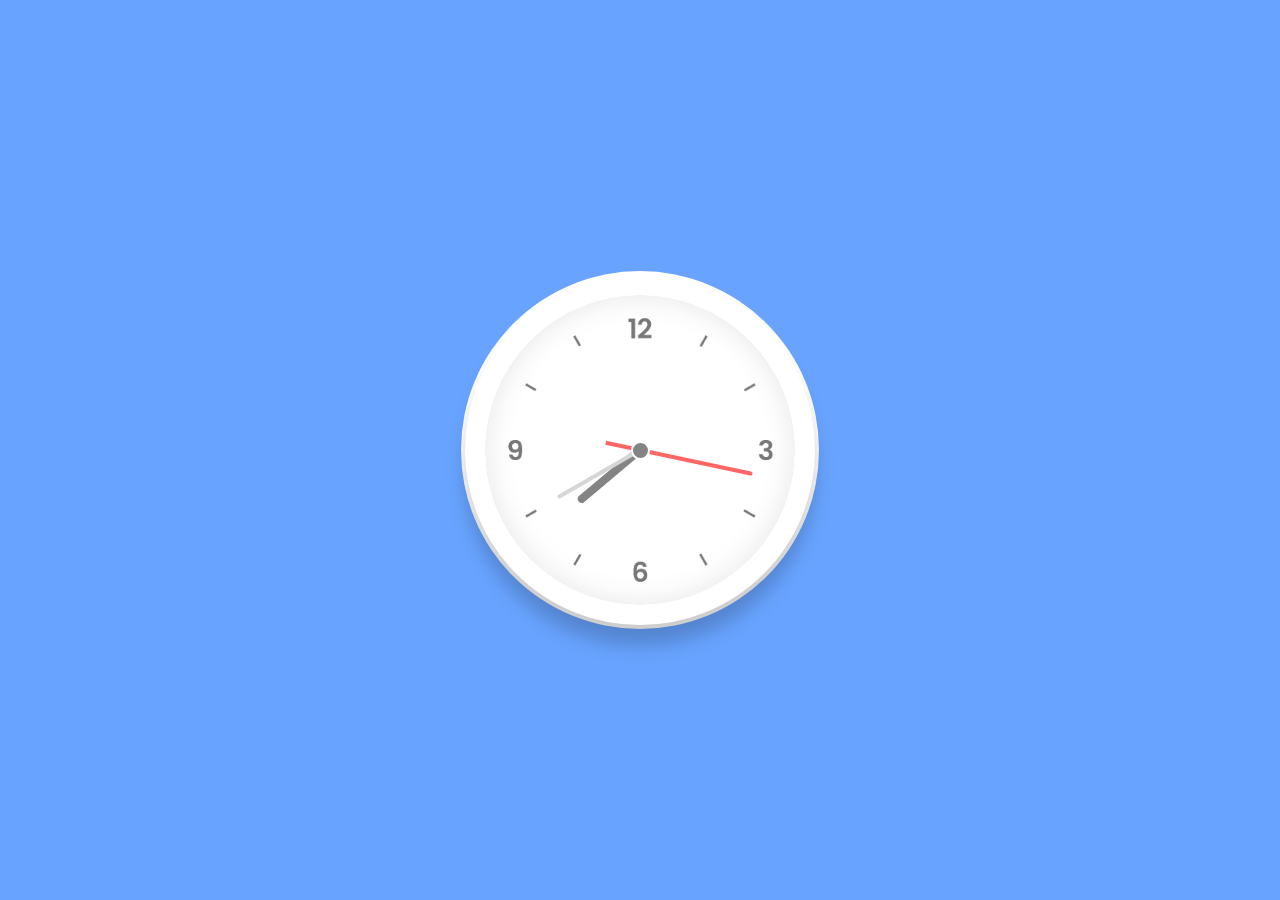
<file: HTML&CSS&Javascript/Analog Clock/index.html>
<!DOCTYPE html>
<html lang="en">
<head>
    <meta charset="UTF-8">
    <meta name="viewport" content="width=device-width, initial-scale=1.0">
    <title>Javascript Clock</title>
    <link rel="stylesheet" href="css/style.css">
</head>
<body>
    <div class="clock">
        <div class="hour">
            <div class="hr" id="hr"></div>
        </div>
        <div class="min">
            <div class="mn" id="mn"></div>
        </div>
        <div class="sec">
            <div class="sc" id="sc"></div>
        </div>
    </div>
    <script type="text/javascript">
    const deg =6;
    const hr = document.querySelector("#hr")
    const mn = document.querySelector("#mn")
    const sc = document.querySelector("#sc")
    setInterval(() => {
        let day = new Date();
        let hh = day.getHours() * 30;
        let mm = day.getMinutes() * deg;
        let ss = day.getSeconds() * deg;
        hr.style.transform = `rotatez(${hh+(mm/12)}deg)`;
        mn.style.transform = `rotatez(${mm}deg)`;
        sc.style.transform = `rotatez(${ss}deg)`;


    })

    </script>
</body>
</html>
</file>
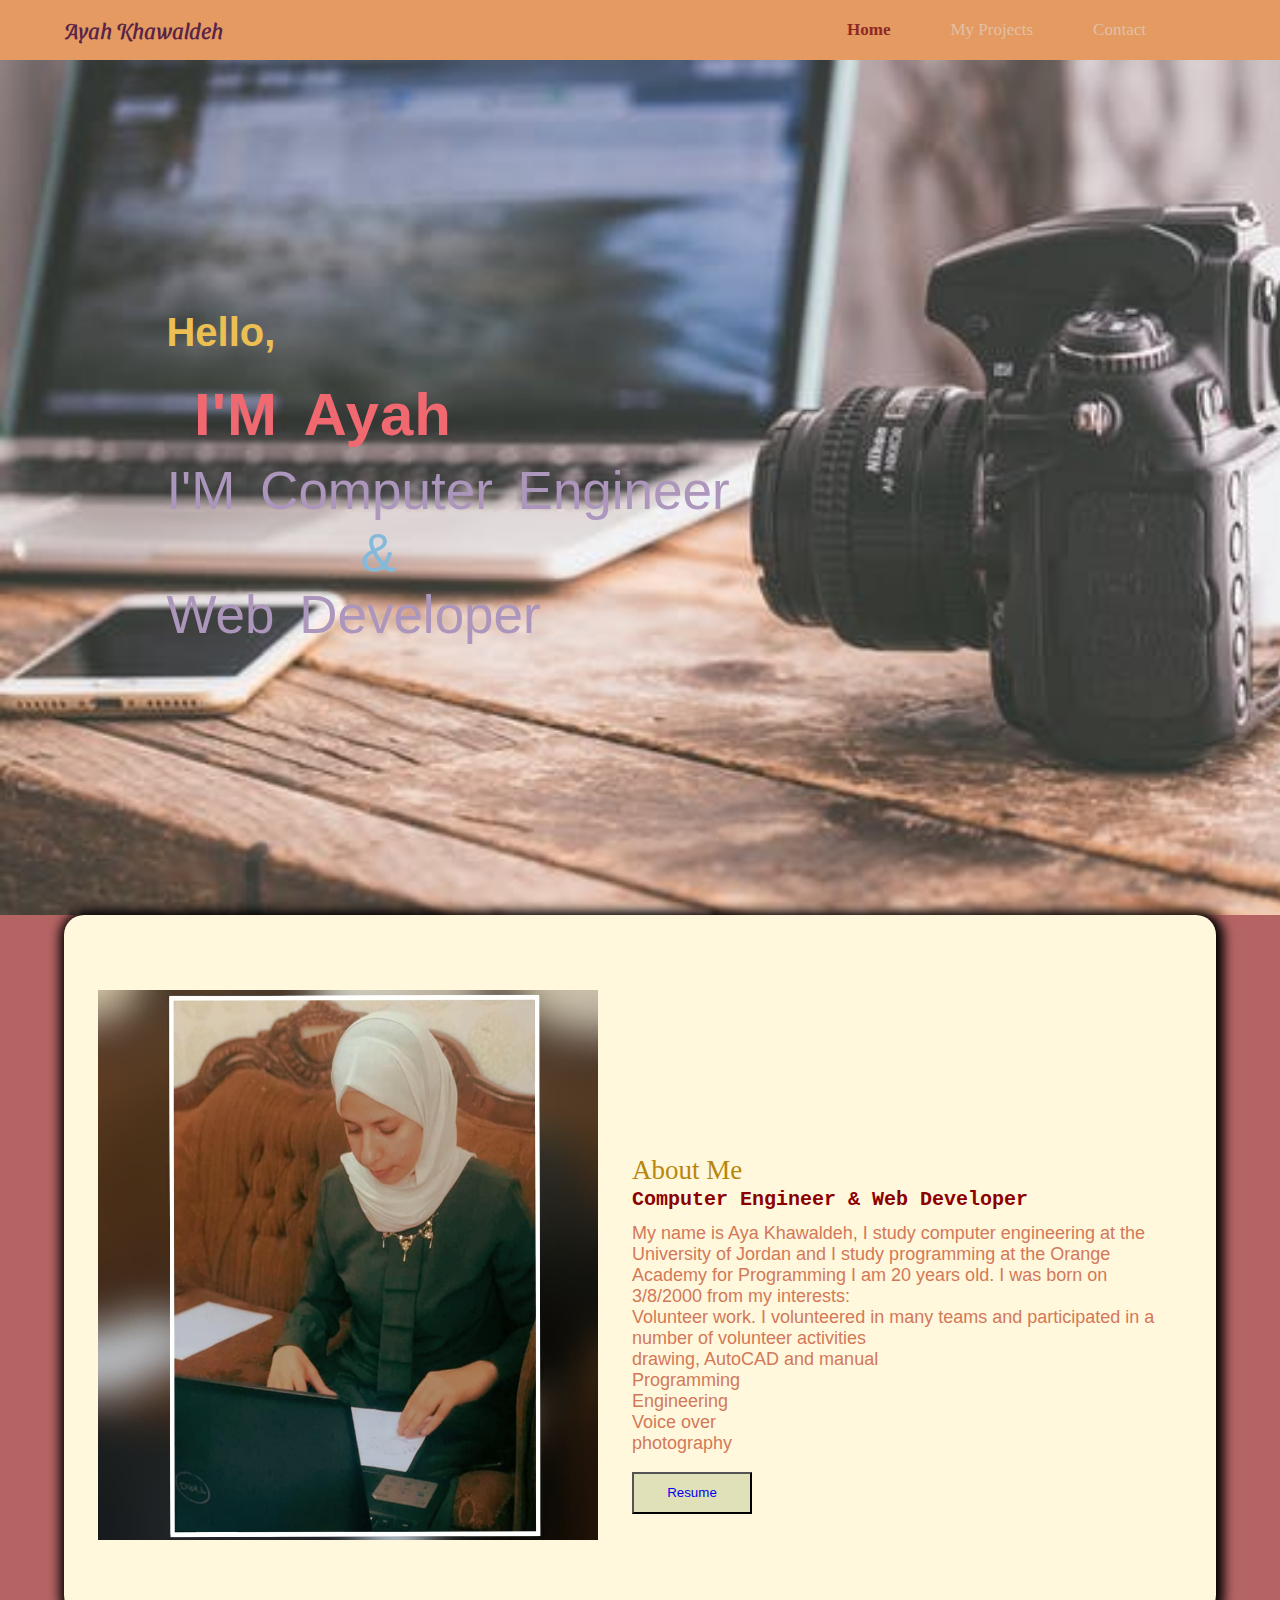
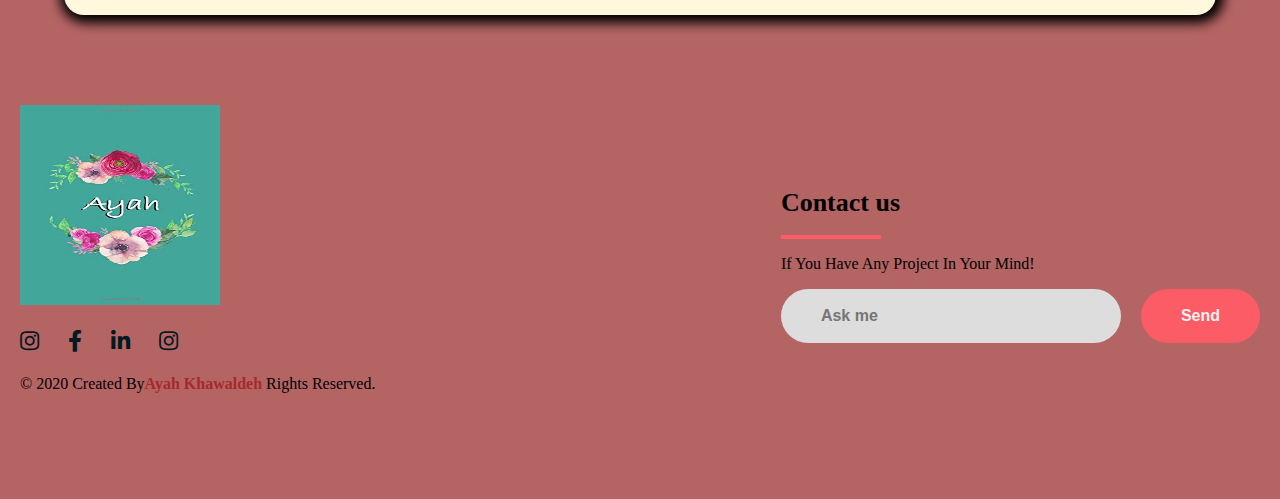
<file: portfolio/index1.html>
<!DOCTYPE html>
<html>
    <head>
        <meta charset="UTF-8">
        <meta name="viewport" content="width=device-width, initial-scale=1, shrink-to-fit=no">
        <meta name = "viewport" content = "width=device-width; initial-scale=1.0; maximum-scale=1.0; user-scalable=0"/>
        <title>Ayah Khawaldeh portfolio </title>
        <link href="https://fonts.googleapis.com/css2?family=Sansita+Swashed:wght@700&display=swap" rel="stylesheet">
            <link rel="stylesheet" href="https://cdnjs.cloudflare.com/ajax/libs/font-awesome/5.11.2/css/all.css">
            <link rel="stylesheet" href="css/style1.css">
            <head>
     <body>
         <header>
             <!--navigation-->
             <nav>
                 <!--logo-->
                 <a herf="#" class="logo"> Ayah Khawaldeh</a>
                 <!--Menu-->
                 <ul>
                    <li><a href="index1.html" target="_blank" class="active" >Home</a></li>
                    <li><a href="index2.html" target="_blank">My Projects</a></li>
                    <li><a href="index3.html" target="_blank">Contact</a></li>
                 <ul>
             </nav>
             <!--text-->
             <section><div class="text-container">
                <p id="hi">Hello,</p>
                <p id="name"> I'M Ayah</p>
                <p id="job">I'M Computer Engineer <br><br><span>&</span><br><br>Web Developer</p>
             </div></section>
         </header>
        
         <!-- <div class="work">
               <img class="work1"  src="./Images/1.jpg" alt="project img">
                <img class="work2"  src="./Images/2.jpg" alt="project img">
                <img  class="work3" src="./Images/3.jpeg" alt="project img">
                <img  class="work4"  src="./Images/4.jpeg" alt="project img">
      </div> --> 

      <div class="main"> <!--img-->
        <img  src="Images/Ayah1.jpg"  alt="code">
         <div><p >About Me</p>
            <p>Computer Engineer & Web Developer</p>
            <p> My name is Aya Khawaldeh, I study computer engineering at the University 
                of Jordan and I study programming at the Orange Academy for Programming 
                I am 20 years old. I was born on 3/8/2000 from my interests:<br>Volunteer work. 
                I volunteered in many teams and participated in a number of  volunteer activities<br>
                drawing, AutoCAD and manual <br>Programming <br>Engineering<br>Voice over <br>photography</p>
                 <button ><a href="https://novoresume.com/editor/resume/19b39750-f988-11ea-9c85-07d7ca9e66a0" target="_blank">Resume</a></button>
                 
     </div>
    </div>
    <footer>
      <div class="footer-container">
        <div class="left-col">
          <img src="./Images/a3.jpg" alt="" class="Ayah">
          <div class="social-media">
            <a href="https://l.facebook.com/l.php?u=https%3A%2F%2Finstagram.com%2Fayah_khawaldeh13%3Figshid%3D31atq9r3k580%26fbclid%3DIwAR3gDPueaPppZI4mu2jpFgnVnfKuhg_kbe1xrMgxo-sIFgXipxExBijFt4k&h=AT2JMKHbl51TX-bot_t4VY49QgB6ZVmX4q5O4vUf1b3yGHaEDNUoW1MX-eklfxgO09GDS9f4g0JGMWQQpW4hR1IOH2kuBCBGnk0zZQkulQy8r2icpc7mO0uHGFQMHQ"target="_blank"><i class="fab fa-instagram"></i></a>
            <a href="https://www.facebook.com/ayah.khawaldeh.1"target="_blank"><i class="fab fa-facebook-f"></i></a>
            <a href="https://l.facebook.com/l.php?u=https%3A%2F%2Fwww.linkedin.com%2Fin%2Fayah-khawaldeh%3Ffbclid%3DIwAR3YQcup0XaMHFD-o4O2cic0GJCn7P7ogJLRE9kvi71LCrjdwSf0C8PiRmM&h=AT2JMKHbl51TX-bot_t4VY49QgB6ZVmX4q5O4vUf1b3yGHaEDNUoW1MX-eklfxgO09GDS9f4g0JGMWQQpW4hR1IOH2kuBCBGnk0zZQkulQy8r2icpc7mO0uHGFQMHQ"target="_blank"><i class="fab fa-linkedin-in"></i></a>
            <a href="https://l.facebook.com/l.php?u=https%3A%2F%2Finstagram.com%2F1.hamasat.1%3Figshid%3D138fx5nbgek3v%26fbclid%3DIwAR3YQcup0XaMHFD-o4O2cic0GJCn7P7ogJLRE9kvi71LCrjdwSf0C8PiRmM&h=AT2JMKHbl51TX-bot_t4VY49QgB6ZVmX4q5O4vUf1b3yGHaEDNUoW1MX-eklfxgO09GDS9f4g0JGMWQQpW4hR1IOH2kuBCBGnk0zZQkulQy8r2icpc7mO0uHGFQMHQ"target="_blank"><i class="fab fa-instagram"></i></a>
          </div>
          <p class="rights-text">© 2020 Created By<b style="color: brown;">Ayah Khawaldeh </b> Rights Reserved.</p>
        </div>

        <div class="right-col">
          <h1>Contact us</h1>
          <div class="border"></div>
          <p>If You Have Any Project In Your Mind!</p>
          <form action="" class="newsletter-form">
            <input type="text" class="txtb" placeholder="Ask me">
            <input type="submit" class="btn" value="Send">
          </form>
        </div>
      </div>
    </footer>
     </body>
</html>
</file>
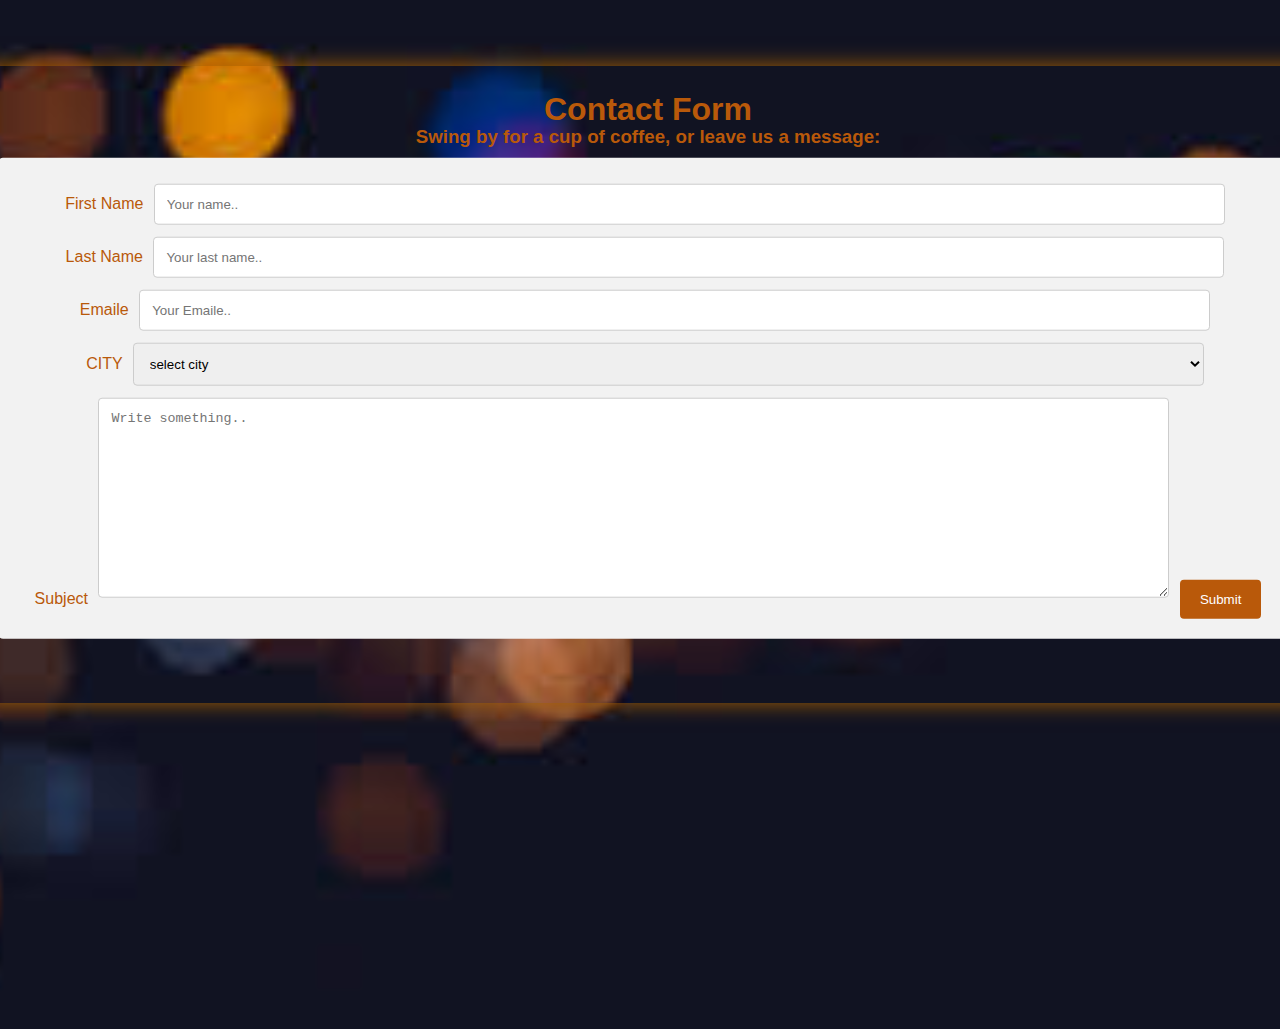
<file: portfolio/index3.html>
<!DOCTYPE html>
<html>
    <head>
        <meta charset="UTF-8">
        <meta name="viewport" content="width=device-width, initial-scale=1, shrink-to-fit=no">
        <meta name = "viewport" content = "width=device-width; initial-scale=1.0; maximum-scale=1.0; user-scalable=0"/>
        <title>Ayah Khawaldeh portfolio </title>
        <link href="https://fonts.googleapis.com/css2?family=Sansita+Swashed:wght@700&display=swap" rel="stylesheet">
            <link rel="stylesheet" href="https://cdnjs.cloudflare.com/ajax/libs/font-awesome/5.11.2/css/all.css">
            <link rel="stylesheet" href="css/style3.css">
            <head>
     <body>
     
       <div class="contact">
        
        <h1>Contact Form</h1>
        <h3>Swing by for a cup of coffee, or leave us a message:</h3>
        <div class="container">
          <form action="/action_page.php">
            <label for="fname">First Name</label>
            <input type="text" id="fname" name="firstname" placeholder="Your name.."><br>
        
            <label for="lname">Last Name</label>
            <input type="text" id="lname" name="lastname" placeholder="Your last name.."><br>
            <label for="lname">Emaile</label>
            <input type="text" id="lname" name="Emaile" placeholder="Your Emaile.."><br>
        
            <label for="country">CITY</label>
           <select id="V" name="C"><br>
            <option value="select city">select city</option>
              <option value="Amman">Amman</option>
              <option value="jaresh">jaresh</option>
              <option value="irbid">irbid</option>
              <br></select>
        
              <br><label for="subject">Subject</label>
            <textarea id="subject" name="subject" placeholder="Write something.." style="height:200px"></textarea>
        
            <input type="submit" value="Submit">
          </form>
        </div>
       <!--</div>
       <div class="contact-form" >
        <form  id="contact-form" method="POST" action="#" >
          <input name="name" type="text" class="form-control" placeholder="Your Name" required><br>
          <input name="email" type="email" class="form-control" placeholder="Your Email" required><br>
          <textarea name="name"  class="form-control" placeholder="Messge" rows="4" required><br>
       <input type="submit" class="form-control submit" value="SEND MESSGE">
        </div>-->
      

        <!--<header>
             <!--navigation
             <nav>
              <!--logo-->
             <!-- <a herf="#" class="logo"> Ayah Khawaldeh</a>-->
              <!--Menu-->
             <!-- <ul>
                 <li><a herf="#" >Home</a></li>-->
              <!--  <li><a herf="#" >My Projects</a></li>
                 <li><a herf="#" class="active" >Contact</a></li>
              <ul>
          </nav>-->
          <!--text
          
      </header>

      <div class="Contact">
       <h3>Contact Form</h3>
       <p>Swing by for a cup of coffee, or leave us a message:</p>
       <form action="#" name="contact_form">
         <label for="first_name">First Name</label>
         <input name="first_name" type="text" required placeholder="John"/>
         <br>
         <label for="last_name">Last Name</label>
         <input name="last_name" type="text" required placeholder="Doe"/>
         <br>
         <label for="email">Email</label>
         <input name="email" type="email" required placeholder="you@domain.com"/>
         <br>
         <label for="message">Message</label><br>
         <textarea name="message" cols="30" rows="10" placeholder="Enter your message here ..." required> </textarea>
         <div class="center">
           <input type="submit" value="Submit">
         </div>
       </form>	
     </div>-->
     
     <!-- Footer 
 <footer>
   <div class="footer-container">
     <div class="left-col">
       <img src="./Images/a3.jpg" alt="" class="Ayah">
       <div class="social-media">
         <a href="https://l.facebook.com/l.php?u=https%3A%2F%2Finstagram.com%2Fayah_khawaldeh13%3Figshid%3D31atq9r3k580%26fbclid%3DIwAR3gDPueaPppZI4mu2jpFgnVnfKuhg_kbe1xrMgxo-sIFgXipxExBijFt4k&h=AT2JMKHbl51TX-bot_t4VY49QgB6ZVmX4q5O4vUf1b3yGHaEDNUoW1MX-eklfxgO09GDS9f4g0JGMWQQpW4hR1IOH2kuBCBGnk0zZQkulQy8r2icpc7mO0uHGFQMHQ"target="_blank"><i class="fab fa-instagram"></i></a>
         <a href="https://www.facebook.com/ayah.khawaldeh.1"target="_blank"><i class="fab fa-facebook-f"></i></a>
         <a href="https://l.facebook.com/l.php?u=https%3A%2F%2Fwww.linkedin.com%2Fin%2Fayah-khawaldeh%3Ffbclid%3DIwAR3YQcup0XaMHFD-o4O2cic0GJCn7P7ogJLRE9kvi71LCrjdwSf0C8PiRmM&h=AT2JMKHbl51TX-bot_t4VY49QgB6ZVmX4q5O4vUf1b3yGHaEDNUoW1MX-eklfxgO09GDS9f4g0JGMWQQpW4hR1IOH2kuBCBGnk0zZQkulQy8r2icpc7mO0uHGFQMHQ"target="_blank"><i class="fab fa-linkedin-in"></i></a>
         <a href="https://l.facebook.com/l.php?u=https%3A%2F%2Finstagram.com%2F1.hamasat.1%3Figshid%3D138fx5nbgek3v%26fbclid%3DIwAR3YQcup0XaMHFD-o4O2cic0GJCn7P7ogJLRE9kvi71LCrjdwSf0C8PiRmM&h=AT2JMKHbl51TX-bot_t4VY49QgB6ZVmX4q5O4vUf1b3yGHaEDNUoW1MX-eklfxgO09GDS9f4g0JGMWQQpW4hR1IOH2kuBCBGnk0zZQkulQy8r2icpc7mO0uHGFQMHQ"target="_blank"><i class="fab fa-instagram"></i></a>
       </div>
       <p class="rights-text">© 2020 Created By<b style="color: brown;">Ayah Khawaldeh </b> Rights Reserved.</p>
     </div>-->

    <!-- <div class="right-col">
       <h1>Ask Me</h1>
       <div class="border"></div>
       <p>If You Have Any Project In Your Mind!</p>
       <form action="" class="newsletter-form">
         <input type="text" class="txtb" placeholder="Ask me">
         <input type="submit" class="btn" value="Send">
       </form>
     </div>
   </div>
 </footer>--> 
       
  

   </body>
</html>
</file>
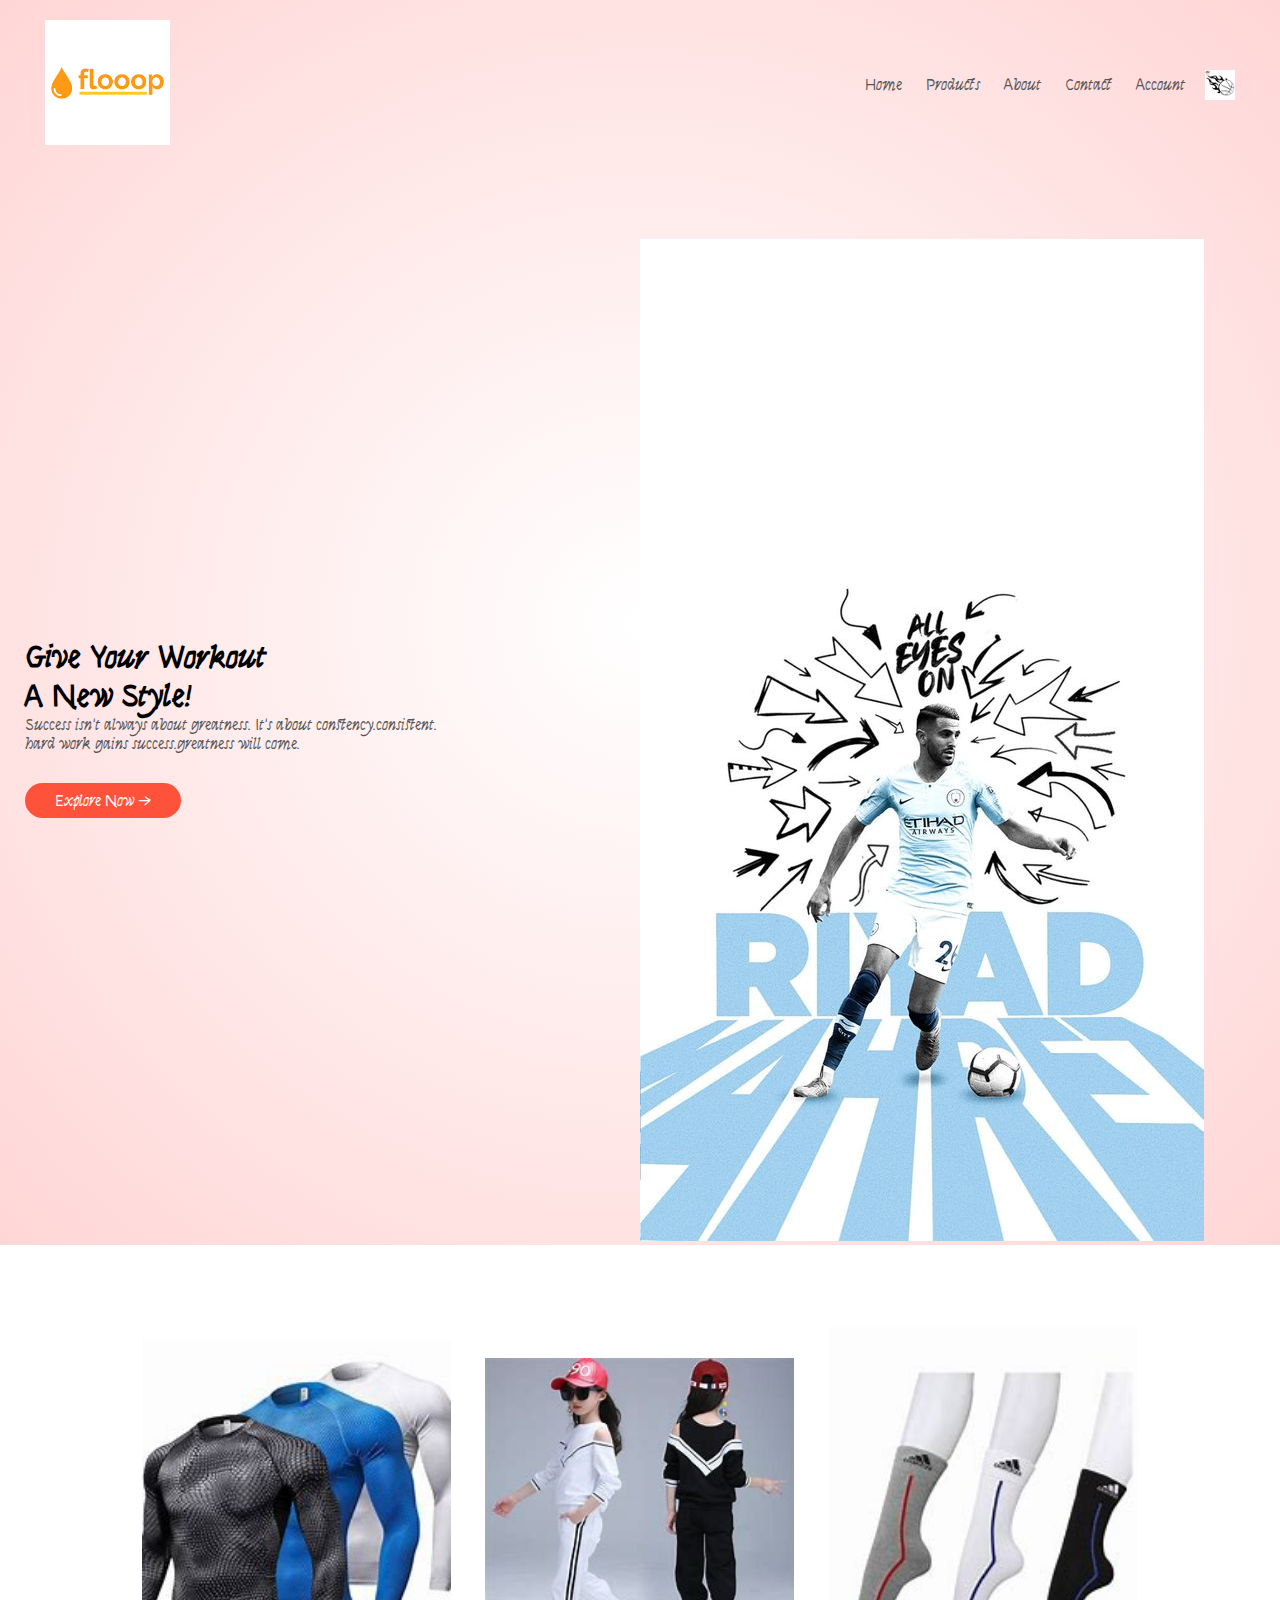
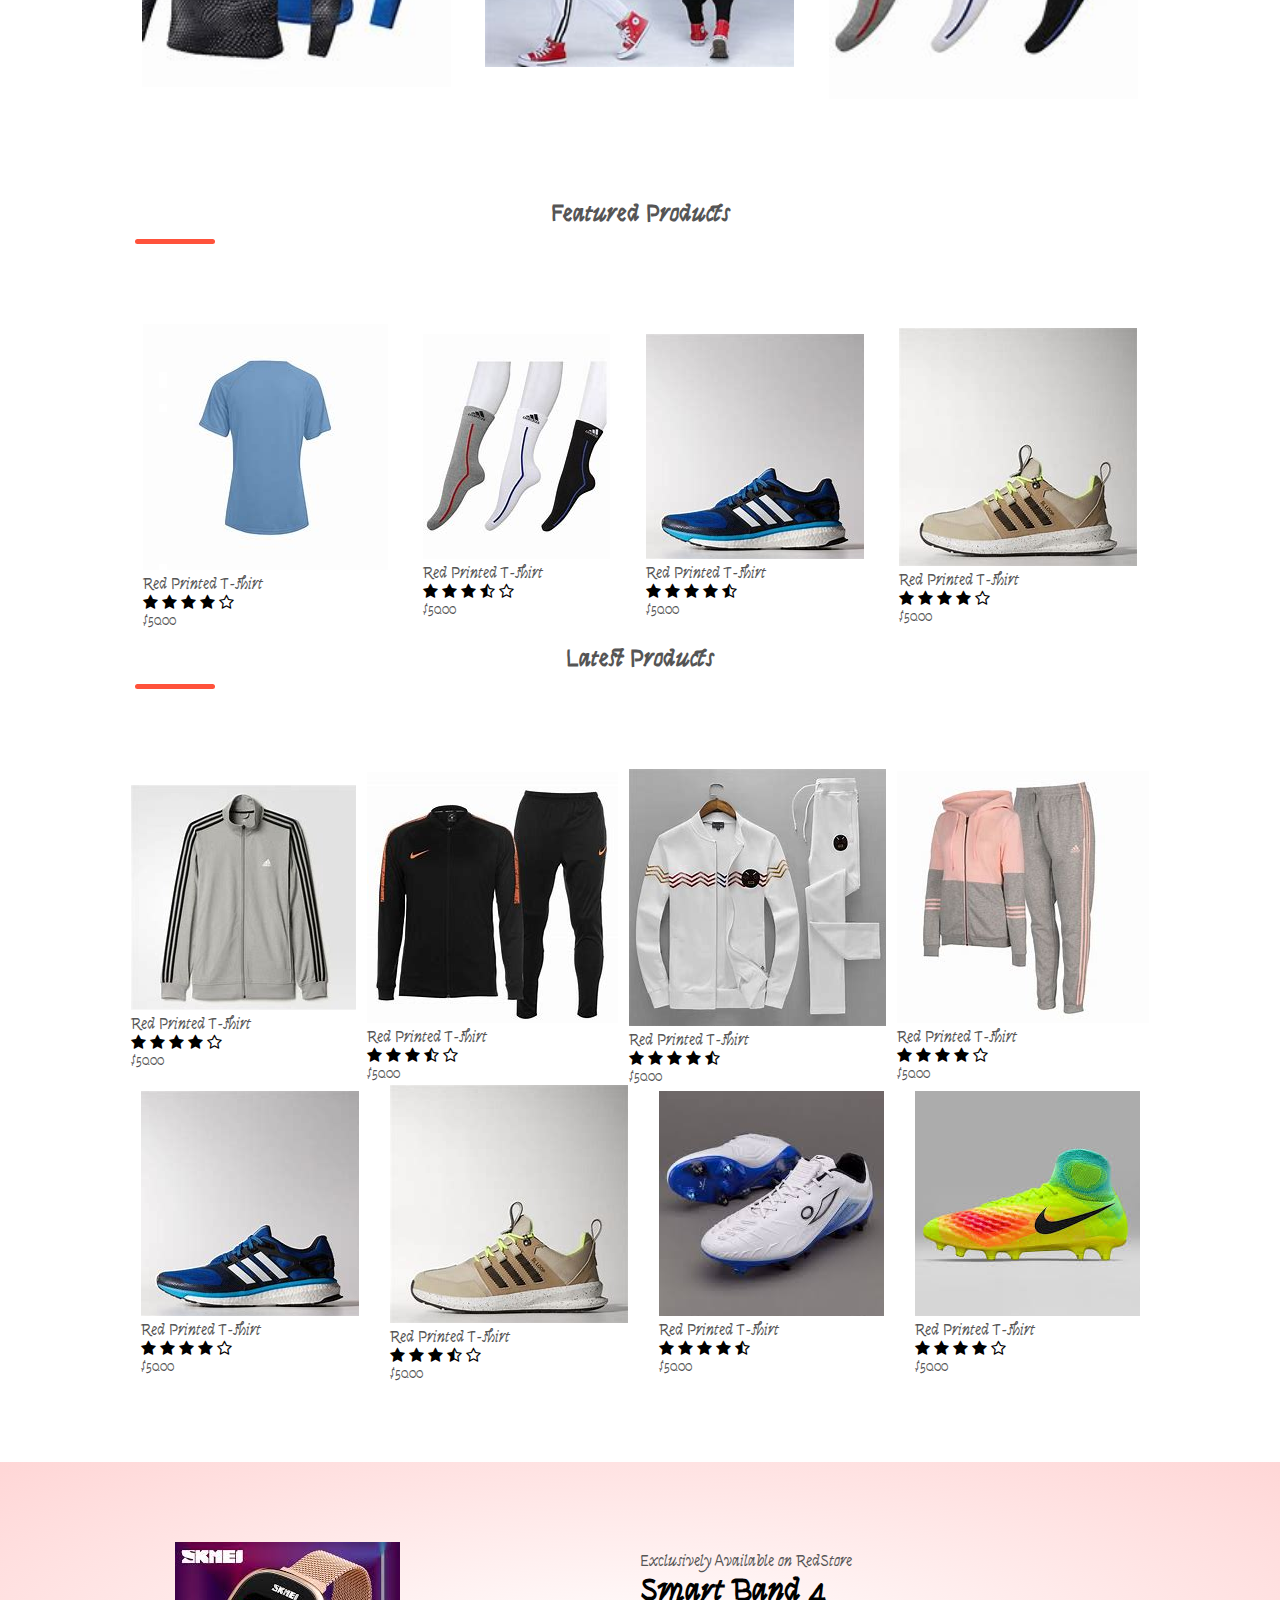
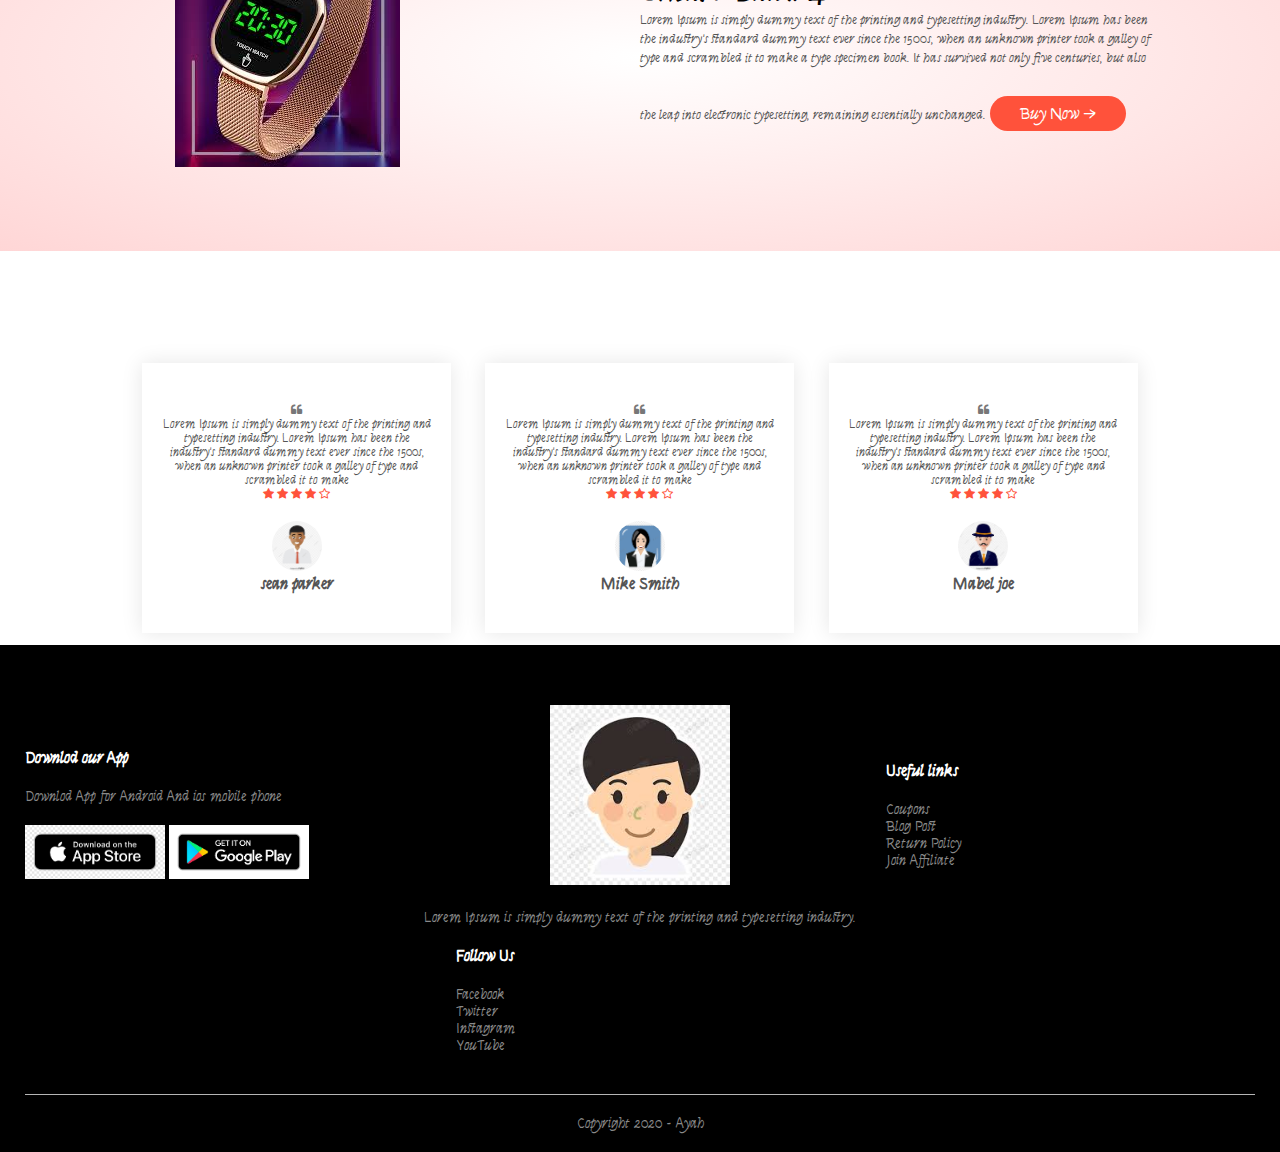
<file: HTML&CSS/Create e-Commerce Website/index1.html>
<!DOCTYPE html>
<html lang="en">
<head>
    <meta charset="UTF-8">
    <meta name="viewport" content="width=device-width, initial-scale=1.0">
    <title>RedStore | Ecommerce Website Design   </title>
    <link rel="stylesheet" href="./css/style1.css">
    <link href="https://fonts.googleapis.com/css2?family=Syne+Tactile&display=swap" rel="stylesheet">
    <link rel="stylesheet" href="https://stackpath.bootstrapcdn.com/font-awesome/4.7.0/css/font-awesome.min.css">
</head>
<body>

    <div class="header">
       <div class="container">
        <div class="navbar">
            <div class="logo">
                <img src="./images/14.png" width="125px">
                </div>
                <nav>
                    <ul id="MenuItems">
                        <li><a href="">Home</a></li>
                        <li><a href="">Products</a></li>
                        <li><a href="">About</a></li>
                        <li><a href="">Contact</a></li>
                        <li><a href="">Account</a></li>
                    </ul>
                </nav>
                <img src="./images/0.jpg" width="30px" height="30px">
                <img src="./images/0.jpg" class="menu-icon" onclick="menutoggle()" >


            </div>
            <div class="row">
                <div class="col-2">
                   <h1>Give Your Workout<br> A New Style!</h1>
                   <p>Success isn't always about greatness. It's about constency.consistent.<br>hard work gains success.greatness
                     will come.</p>
                     <a href="" class="btn">Explore Now &#8594;</a>
                </div>
                <div class="col-2">
                    <img src="images/1.jpg" >
                </div>
            </div>
    </div>
</div>
    
<!--featured categories-->
<div class="categories"> 
    <div class="small-container"> 
        <div class="row">
        <div class="col-3"><img src="images/3.jpg" ></div>
        <div class="col-3"><img src="images/4.jpg" ></div>
        <div class="col-3"><img src="images/7.jpg" ></div>
    </div>
</div>
   
</div>
    <!--featured products-->
    <div class="small-container">
        <h2 class="title">Featured Products</h2>
        <div class="row">
            <div class="col-4">
                <img src="images/6.jpg">
            <h4>Red Printed T-shirt </h4>
            <div class="rating"></div>
            <i class="fa fa-star" ></i>
            <i class="fa fa-star" ></i>
            <i class="fa fa-star" ></i>
            <i class="fa fa-star" ></i>
            <i class="fa fa-star-o" ></i>
            <p>$50.00</p>
        </div>
        <div class="col-4">
            <img src="images/7.jpg" >
        <h4>Red Printed T-shirt </h4>
        <div class="rating"></div>
        <i class="fa fa-star" ></i>
        <i class="fa fa-star" ></i>
        <i class="fa fa-star" ></i>
        <i class="fa fa-star-half-o" ></i>
        <i class="fa fa-star-o" ></i>
        <p>$50.00</p>
    </div>
    <div class="col-4">
        <img src="images/8.jpg" >
    <h4>Red Printed T-shirt </h4>
    <div class="rating"></div>
    <i class="fa fa-star" ></i>
    <i class="fa fa-star" ></i>
    <i class="fa fa-star" ></i>
    <i class="fa fa-star" ></i>
    <i class="fa fa-star-half-o" ></i>
    <p>$50.00</p>
</div>
<div class="col-4">
    <img src="images/9.jpg" >
<h4>Red Printed T-shirt </h4>
<div class="rating"></div>
<i class="fa fa-star" ></i>
<i class="fa fa-star" ></i>
<i class="fa fa-star" ></i>
<i class="fa fa-star" ></i>
<i class="fa fa-star-o" ></i>
<p>$50.00</p>
</div>
    </div>
    <h2 class="title">Latest Products</h2>
    <div class="row">
        <div class="col-4">
            <img src="images/10.jpg">
        <h4>Red Printed T-shirt </h4>
        <div class="rating"></div>
        <i class="fa fa-star" ></i>
        <i class="fa fa-star" ></i>
        <i class="fa fa-star" ></i>
        <i class="fa fa-star" ></i>
        <i class="fa fa-star-o" ></i>
        <p>$50.00</p>
    </div>
    <div class="col-4">
        <img src="images/11.jpg" >
    <h4>Red Printed T-shirt </h4>
    <div class="rating"></div>
    <i class="fa fa-star" ></i>
    <i class="fa fa-star" ></i>
    <i class="fa fa-star" ></i>
    <i class="fa fa-star-half-o" ></i>
    <i class="fa fa-star-o" ></i>
    <p>$50.00</p>
</div>
<div class="col-4">
    <img src="images/12.jpg" >
<h4>Red Printed T-shirt </h4>
<div class="rating"></div>
<i class="fa fa-star" ></i>
<i class="fa fa-star" ></i>
<i class="fa fa-star" ></i>
<i class="fa fa-star" ></i>
<i class="fa fa-star-half-o" ></i>
<p>$50.00</p>
</div>
<div class="col-4">
<img src="images/13.jpg" >
<h4>Red Printed T-shirt </h4>
<div class="rating"></div>
<i class="fa fa-star" ></i>
<i class="fa fa-star" ></i>
<i class="fa fa-star" ></i>
<i class="fa fa-star" ></i>
<i class="fa fa-star-o" ></i>
<p>$50.00</p>
</div>
</div>
<div class="row">
    <div class="col-4">
        <img src="images/8.jpg">
    <h4>Red Printed T-shirt </h4>
    <div class="rating"></div>
    <i class="fa fa-star" ></i>
    <i class="fa fa-star" ></i>
    <i class="fa fa-star" ></i>
    <i class="fa fa-star" ></i>
    <i class="fa fa-star-o" ></i>
    <p>$50.00</p>
</div>
<div class="col-4">
    <img src="images/9.jpg" >
<h4>Red Printed T-shirt </h4>
<div class="rating"></div>
<i class="fa fa-star" ></i>
<i class="fa fa-star" ></i>
<i class="fa fa-star" ></i>
<i class="fa fa-star-half-o" ></i>
<i class="fa fa-star-o" ></i>
<p>$50.00</p>
</div>
<div class="col-4">
<img src="images/16.jpg" >
<h4>Red Printed T-shirt </h4>
<div class="rating"></div>
<i class="fa fa-star" ></i>
<i class="fa fa-star" ></i>
<i class="fa fa-star" ></i>
<i class="fa fa-star" ></i>
<i class="fa fa-star-half-o" ></i>
<p>$50.00</p>
</div>
<div class="col-4">
<img src="images/17.jpg" >
<h4>Red Printed T-shirt </h4>
<div class="rating"></div>
<i class="fa fa-star" ></i>
<i class="fa fa-star" ></i>
<i class="fa fa-star" ></i>
<i class="fa fa-star" ></i>
<i class="fa fa-star-o" ></i>
<p>$50.00</p>
</div>
</div>
 </div>
 <!--Ofer-->
 <div class="offer">
    <div class="small-container">
        <div class="row">
           <div class="col-2">
            <img src="images/00.jpg" class="offer-img" >

           </div>
           <div class="col-2">
           <p>Exclusively Available on RedStore</p>
           <h1> Smart Band 4</h1>
           <small>Lorem Ipsum is simply dummy text of the printing and typesetting industry. Lorem Ipsum has been the industry's standard dummy text ever since the 1500s, when an unknown printer took a galley of type and scrambled it to make a type specimen book. It has survived not only five centuries, but also the 
               leap into electronic typesetting, remaining essentially unchanged.</small>
         <a href="" class="btn">Buy Now &#8594;</a>
            </div>
       </div>
    </div>
 </div>

<!--testimoial-->
<div class="testimonial">
    <div class="small-container">
        <div class="row">
            <div class="col-3">
                <i class="fa fa-quote-left" ></i>
                <p>Lorem Ipsum is simply dummy text of the printing and
                     typesetting industry. Lorem Ipsum has been the industry's
                      standard dummy text ever since the 1500s, when an unknown
                       printer took a
                     galley of type and scrambled it to make</p>
                     <div class="rating">
                        <i class="fa fa-star" ></i>
                        <i class="fa fa-star" ></i>
                       <i class="fa fa-star" ></i>
                       <i class="fa fa-star" ></i>
                       <i class="fa fa-star-o" ></i>
                     </div>
                     <img src="images/20.png" >
                     <h3>sean parker</h3>
                </div>
                <div class="col-3">
                    <i class="fa fa-quote-left" ></i>
                    <p>Lorem Ipsum is simply dummy text of the printing and
                         typesetting industry. Lorem Ipsum has been the industry's
                          standard dummy text ever since the 1500s, when an unknown
                           printer took a
                         galley of type and scrambled it to make</p>
                         <div class="rating">
                            <i class="fa fa-star" ></i>
                            <i class="fa fa-star" ></i>
                           <i class="fa fa-star" ></i>
                           <i class="fa fa-star" ></i>
                           <i class="fa fa-star-o" ></i>
                         </div>
                         <img src="images/18.png" >
                         <h3>Mike Smith</h3>
                    </div>
                    <div class="col-3">
                        <i class="fa fa-quote-left" ></i>
                        <p>Lorem Ipsum is simply dummy text of the printing and
                             typesetting industry. Lorem Ipsum has been the industry's
                              standard dummy text ever since the 1500s, when an unknown
                               printer took a
                             galley of type and scrambled it to make</p>
                             <div class="rating">
                                <i class="fa fa-star" ></i>
                                <i class="fa fa-star" ></i>
                               <i class="fa fa-star" ></i>
                               <i class="fa fa-star" ></i>
                               <i class="fa fa-star-o" ></i>
                             </div>
                             <img src="images/19.jpg" >
                             <h3>Mabel joe</h3>
                        </div>
            </div>

        </div>

    </div>
<!---brands-
<div class="brands">
<div class="small-container">
    <div class="row">
        <div class="col-5">
            <img src="images/01.png" >
        </div>
        <div class="col-5">
            <img src="images/02.png" >
        </div>
        <div class="col-5">
            <img src="images/03.png" >
        </div>
        <div class="col-5">
            <img src="images/04.png" >
        </div>
        <div class="col-5">
            <img src="images/05.png" >
        </div>
    </div>
</div>
</div>-->

<!--footer-->

<div class="footer">
    <div class="container">
        <div class="row">
            <div class="footer-col-1">
                <h3> Downlod our App</h3>
                <p> Downlod App for Android And ios mobile phone</p>
            <div class="app-logo">
                <img src="images/002.png" >
                <img src="images/001.png" >


            </div>
            </div>
            <div class="footer-col-2">
                <img src="images/21.jpg" >
                <p>Lorem Ipsum is simply dummy text of the printing and typesetting industry.</p>
            </div>
            <div class="footer-col-1">
                <h3> Useful links </h3>
                <ul>
                    <li>Coupons</li>
                    <li>Blog Post</li>
                    <li>Return Policy</li>
                    <li>Join Affiliate </li>
                </ul>
            </div>
            <div class="footer-col-1">
                <h3> Follow Us </h3>
                <ul>
                    <li>Facebook</li>
                    <li>Twitter</li>
                    <li>Instagram</li>
                    <li>YouTube</li>
                </ul>
            </div>
        </div>
        <hr>
        <p class="Copyright">Copyright 2020 - Ayah </p>
        </div>
    </div>
<!--js for toggle menu-->
<script>
    var MenuItems = document.getElementById("MenuItems");
    MenuItems.style.maxHeight = "0px";
    function menutoggle(){
        if(MenuItems.style.maxHeight == "0px")
        {
            MenuItems.style.maxHeight == "200px";
        }
        else
        {
            MenuItems.style.maxHeight == "0px";
        }
    }
</script>

</body>
</html>
</file>
<file: HTML&CSS&Javascript/Analog Clock/css/style.css>
* {
    margin: 0;
    padding: 0;
    box-sizing: border-box;
}
body{
    display: flex;
    justify-content: center;
    align-items: center;
    min-height: 100vh;
    background: #68a4ff;
}
.clock{
    width:350px ;
    height: 350px;
    display: flex;
    justify-content: center;
    align-items: center;
    background: #fff  url(../images/clock.png);
    background-size: cover;
    border-radius: 50%;
    border: 20px solid #fff;
    box-shadow: inset 0 0 30px rgba(0, 0, 0, .1),
                0 20px 20px    rgba(0, 0, 0, .2)  ,
                0 0 0 4px    rgba(255,255, 255, 1)  ;
}
.clock::before{
    content: '';
    position: absolute;
    width: 15px;
    height: 15px;
    background: #848484;
    border:2px solid #fff;
    z-index: 100000;
    border-radius: 50%;
}
.hour,
.min,
.sec
{
    position: absolute;
}
.hour , .hr{
       width: 160px;
       height: 160px;
}
.min , .mn{
    width: 190px;
    height: 190px;
}
.sec , .sc{
    width: 230px;
    height: 230px;
}
.hr , .mn , .sc {
    display: flex;
    justify-content: center ;
    position: absolute;
    border-radius: 50%;

}
.hr::before{
    content: '';
    position: absolute;
    width:8px;
    height: 80px;
    background: #848484;
    z-index: 10;
    border-radius:6px 6px 0 0;
}
.mn::before{
    content: '';
    position: absolute;
    width:4px;
    height: 90px;
    background: #d6d6d6;
    z-index: 11;
    border-radius:6px 6px 0 0;
}
.sc::before{
    content: '';
    position: absolute;
    width:4px;
    height: 150px;
    background: #ff6767;
    z-index: 12;
    border-radius:6px 6px 0 0;
}
</file>
<file: portfolio/css/style1.css>
body {
   background:#B56464 ;
   margin:0px;
   padding:0px;

   }
   ul{
       list-style: none;
   }
   a{
      text-decoration: none;
   }
   nav{
       display: flex;
       justify-content: space-between;
       align-items:center;
       height:60px;
       background-color:#e49a61 ;
       padding: 0px 5%;
    }
    nav ul {
        display: flex;
        color: #AB4542;
    }
    nav ul li a{
        margin: 30px;
        color:#E2C0A6;
        font-size: 17px;
    }
    .logo{
        font-family: 'Sansita Swashed', cursive;
        color:#592448;
        font-size: 22pX;
        
    }
    .active{
        font-weight: bold;
        color: #8f2925;
    }
    section{
        width: 100%;
        height: 95vh;
        background-image:url("../Images/0.jpeg") ;
        background-repeat:no-repeat ;
        background-size: cover;
        position: relative;
    }
    #hi{
        font-family: 'Gill Sans', 'Gill Sans MT', Calibri, 'Trebuchet MS', sans-serif;
        font-weight: bolder;
        color: #ECBF52;
        font-size: 40px;
    }
    #name{
        font-family: 'Gill Sans', 'Gill Sans MT', Calibri, 'Trebuchet MS', sans-serif;
        font-weight: bold;
        color: #F06870;
        letter-spacing: 1px;
        font-size:60px;
        line-height: 30px;
    }
    span{
        color:#83B9DB;
        margin:0 50% 0 33%;
        
    }
    #job{
        font-family: 'Lucida Sans', 'Lucida Sans Regular', 'Lucida Grande', 'Lucida Sans Unicode', Geneva, Verdana, sans-serif;
        color: #AC96BC;
        font-size: 30px;
        font-size:53px;
        line-height: 31px;
    }
    
    .img{
       
       width: 100%;
       height: 200px;
    }
   /*.work1{
    margin-top: 30px;
    margin-right:110px;
    margin-left: 75px ;
        width: 10%;
        height: 215px;
        
    }
    .work2{
        margin-top: 60px;
        margin-left: 80px;
        margin-right:70px;
        width: 13%;
        height: 230px;
        
        
    }
    .work3{
       
        margin-top: 29px;
        margin-left: 110px;
        margin-right:100px;
        width: 21%;
        height: 280px;
       
    }
    .work4{
        margin-top: 40px;
         margin-left: 100px;
         margin-right:20px;
        width: 16%;
        height: 240px;
        
    }*/

    
    .text-container p{
        white-space: pre;
        margin: 45px 0px 25px;
        word-spacing: 10px;
       
        
    }
   .text-container {
       position: absolute;
       left: 13%;
       top:24%;
    }
    .code{
        
        height:600px ;
        position: absolute;
        bottom: 40px;
        left: 70%;
    }  
  .main{
    margin-left: 5%;
    margin-right: 5%;
        width: 90%;
        height: 700px;
        background-color: cornsilk;
        border-radius: 20px;
        box-shadow: 2px 2px 12px 6px;
        display: flex;
        position: relative;
        justify-content: space-evenly;
        align-items: center;
        align-items: center;
       
    }
    .main img {
        width: 500px;
        height: 550px;
    }
    .main div{
        width: 550px;
        height:35%;
    }
    .main div p:nth-child(1){
        color: darkgoldenrod;
        font-family: cursive;
        font width: bold;
        font-size:27px;
        line-height:0px;
    }
    .main div p:nth-child(2){
        color: darkred;
        font-size: 20px;
        font-family:'Courier New', Courier, monospace;
        font-weight: bold;
        line-height: 6px;
    }
    .main div p:nth-child(3){
    color: rgb(211, 120, 89);
    font-family: 'Gill Sans', 'Gill Sans MT', Calibri, 'Trebuchet MS', sans-serif;
    font-size: 18px;
    }
    .main div button{
        width: 120px;
        height: 42px;
        color: rgb(60, 92, 60);
        font-family: Verdana, Geneva, Tahoma, sans-serif;
        background-color: rgb(224, 224, 185);
    }
      
      footer{
        padding: 90px 0;
      }
      
      .footer-container{
        max-width: 1300px;
        margin: auto;
        padding: 0 20px;
        display: flex;
        justify-content: space-between;
        align-items: center;
        flex-wrap: wrap-reverse;
      }
      
      .Ayah{
        width: 200px;
        height: 200px;
      }
      
      .social-media{
        margin: 20px 0;
      }
      
      .social-media a{
        color: #001a21;
        margin-right: 25px;
        font-size: 22px;
        text-decoration: none;
        transition: .3s linear;
      }
      
      .social-media a:hover{
        color: #fc5c65;
      }
      
      .right-col h1{
        font-size: 26px;
      }
      
      .border{
        width: 100px;
        height: 4px;
        background: #fc5c65;
      }
      
      .newsletter-form{
        display: flex;
        justify-content: center;
        align-items: center;
        flex-wrap: wrap;
      }
      
      .txtb{
        flex: 1;
        padding: 18px 40px;
        font-size: 16px;
        color: #293043;
        background: #ddd;
        border: none;
        font-weight: 700;
        outline: none;
        border-radius: 30px;
        min-width: 260px;
      }
      
      .btn{
        padding: 18px 40px;
        font-size: 16px;
        color: #f1f1f1;
        background: #fc5c65;
        border: none;
        font-weight: 700;
        outline: none;
        border-radius: 30px;
        margin-left: 20px;
        cursor: pointer;
        transition: opacity .3s linear;
      }
      
      .btn:hover{
        opacity: .7;
      }
      
      .page-content{
        min-height: 100vh;
        font-size: 40px;
        display: flex;
        align-items: center;
        justify-content: center;
      }
      
      @media screen and (max-width:960px) {
        .footer-container{
          max-width: 600px;
        }
        .right-col{
          width: 100%;
          margin-bottom: 60px;
        }
      
        .left-col{
          width: 100%;
          text-align: center;
        }
      }
      
      
      @media screen and (max-width:700px){
        .btn{
          margin: 0;
          width: 100%;
          margin-top: 20px;
          } 
      }
       @media screen and (max-width:1024px) { CSS FORMin WIDTH 1024Px }
       @media screen and (max-width:768px) { CSS FOR Min WIDTH 768Px }
       @media screen and (max-width:640px) { CSS FOR Min WIDTH 640Px }
       @media screen and (max-width:480px) { CSS FOR Min WIDTH 480Px }
       @media screen and (max-width:320px) { CSS FOR Min WIDTH 320Px }
</file>
<file: portfolio/css/style3.css>
body {
  text-align: center;
  background-image: url(../Images/0000.jpg);
  background-size: cover;
  background-position: center;
  font-family: sans-serif;
  width:1300px;
 position: relative;
 padding: 20PX;
 top: 50%;
 left: 50%;
 transform: translate(-50%,-50%);
 box-shadow:0PX 0PX 20PX  rgb(165, 95, 3);
 margin-top:30%;
 align-items: center;
 padding-bottom: 5%;

}


  ul{
      list-style: none;
  }
  a{
     text-decoration: none;
  }
  nav{
      display: flex;
      justify-content: space-between;
      align-items:center;
      height:60px;
      background-color:#e49a61 ;
      padding: 0px 5%;
   }
   nav ul {
       display: flex;
       color: #AB4542;
   }
   nav ul li a{
       margin: 30px;
       color:#E2C0A6;
       font-size: 17px;
   }
   .logo{
       font-family: 'Sansita Swashed', cursive;
       color:#592448;
       font-size: 22pX;
       
   }
   .active{
       font-weight: bold;
       color: #8f2925;
   }

.contact  {
  color:#b9590a ;
  line-height: 5px;
}
.contact h1 h3  {
  font-size: 32px;
 
}


input[type=text], select, textarea {
  width: 85%;
  padding: 12px;
  border: 1px solid #ccc;
  border-radius: 4px;
  box-sizing: border-box;
  margin:6px;
  resize: vertical;
}

input[type=submit] {
  background-color: #b9590a;
  color: white;
  padding: 12px 20px;
  border: none;
  border-radius: 4px;
  cursor: pointer;
}

input[type=submit]:hover {
  background-color: #45a049;
}

.container {
  border-radius: 5px;
  background-color: #f2f2f2;
  padding: 20px;
}


/*body{
  margin: 0;
  padding: 0;
  text-align: center;
  background-image: url(../Images/0000.jpg);
  background-size: cover;
  background-position: center;
  font-family: sans-serif;
}
.contact{
  margin-top: 100px;
  color: #fff;
  text-transform: uppercase;
  transition: all 4$ ease-in-out;

}
.contact h1{
  font-size: 32px;
  line-height:10px ;
}
.contact h3{
  font-size: 20px;
  
}
form{
  margin-top: 50px ;
  transition: all 4$ ease-in-out;
}
.contact-form{
  width: 600px;
  background: transparent;
  border: none;
  outline: none;
  border-bottom: 1px solid grey;
}*/
</file>
<file: HTML&CSS/Create e-Commerce Website/css/style1.css>
*{
    margin: 0;
    padding: 0;
    box-sizing: border-box ;
}
body{
    font-family: 'Syne Tactile', cursive;
}

.navbar{
     display: flex;
     align-items: center;
     padding: 20px;
}

nav{
    flex: 1;
    text-align: right;
}

nav ul{
    display: inline-block;
    list-style-type: none;
}
nav ul li{
    display: inline-block;
    margin-right: 20px;
}

a{
    text-decoration: none;
    color: #555;

}
p{
    color:#555 ;
}
.container{
    max-width: 1300px;
    margin: auto;
    padding-left: 25px;
    padding-right: 25px;
}
.row{
    display:flex ;
    align-items: center;
    flex-wrap: wrap;
    justify-content: space-around;
}
.col-2{
    flex-basis: 50%;
    min-width: 300px;
}
col-2 img{
    max-width: 100%;
    padding: 50px 0;
}
col-2 h1{
    font-size: 50px;
    line-height: 60px;
    margin: 25px 0;

}
.btn{
    display: inline-block;
    background: #ff523b;
    color: #fff;
    padding: 8px 30px;
    margin: 30px 0;
    border-radius: 30px;
    transition: backgrounf 0.5s ;
}
.btn:hover{
    background: #563434;
}
.header{
    background: radial-gradient(#fff,#ffd6d6);
}
.header .row{
    margin-top: 70px;
}
.categories{
    margin: 70px 0;

}
.col-3{
    flex-basis: 30%;
    min-width: 250px;
    margin-bottom: 30px;
}
.col-3 img{
    width: 100%;
}
.small-container{
    max-width: 1080px;
    margin: auto;
    padding-left: 25px;
    padding-right: 25px;
}
col-4{
    flex-basis:25% ;
    padding: 10px;
    min-width: 200px;
    margin-bottom: 50px;
    transition: transform 0.5s;
}
col-4 img{
    width: 100%;

}
.title{
      text-align: center;
      margin: 0 auto 80px;
      position: relative;
      line-height: 60px;
      color: #555;
}
.title::after{
    content: '';
    background: #ff523b;
    width: 80px;
    height: 5px;
    border-radius: 5px;
    position: absolute;
    bottom: 0;
    left: 50px;
    transform: translateX(-50%);
}
h4{
    color: #555;
    font-weight: normal;
}
.col-4 p{
   font-size:14px ;

}
.rating .fa{
    color: #ff523b;

}
.col-4:hover{
  transform: translateY(-5px);
}

/*offer*/

.offer{
    background: radial-gradient(#fff,#ffd6d6);
    margin-top: 80px;
    padding:30px 0 ;

}
.col-2 .offer-img{
    padding: 50px;
}
small{
    color: #555;
}
/*testimonial*/
.testimonial{
      padding-top: 100px;
}
.testimonial .col-3{
    text-align: center;
    padding: 40px 20px;
    box-shadow: 0 0 20px 0px rgba(0, 0, 0, 0.1);
    cursor: pointer;
    transition: transform 0.5s;
}

.testimonial .col-3 img {
     width: 50px;
     margin-top: 20px;
     border-radius: 50%;
}
.testimonial .col-3:hover{
    transform: translateY(-10px);
}
.fa .fa-quote-left{
    font-size: 34px;
    color: #ff523b;
}
.col-3{
    font-size: 12px;
    margin: 12px 0 ;
    color: #777;
}
.testimonial .col-3 h3{
    font-weight: 600;
    color: #555;
    font-size: 16px;
}

/*brands*/
.brands{
    margin: 100px auto;
}
.col-5{
   width:160px ;
}
.col-5 img{
    width:1100% ;
    cursor: pointer;
    filter: grayscale(100%);
 }
 .col-5 img:hover{
    filter: grayscale(0);
   
 }
/*footer*/
.footer{
     background: #000;
     color: #8a8a8a;
     font-size: 14px;
     padding: 60px 0 20px;
    
}
.footer p{
    color: #8a8a8a;

}
.footer h3{
        color: #fff;
        margin-bottom: 20px;
}
.footer-col-1 ,.footer-col-2 ,.footer-col-3 ,.footer-col-4{
         min-width: 250px;
         margin-bottom: 20px;
}
.footer-col-1{
    flex-basis: 30%;
}
.footer-col-2{
    flex: 1;
    text-align: center;
}
.footer-col-2 img{
    width: 180px;
    margin-bottom: 20px;
}
.footer-col-3 , .footer-col-4{
   flex-basis: 12%;
   text-align:center ;
}
ul{
    list-style-type: none;
}
.app-logo{
    margin-top: 20px;

}
.app-logo img{
    width: 140px;
}
.footer hr{
    border: none;
    background: #b5b5b5;
    height: 1px;
    margin: 20px 0;
}

.Copyright{
    text-align: center;

}
.menu-icon{
 width: 28px;
 margin-left: 20px;
 display: none;
}

/*media query for menu*/
@media only screen and (max-width: 800px){
    nav ul {
        position: absolute;
        top: 70px;
        left: 0;
        background: #333;
        width: 100%;
        overflow: hidden;
        transition: max-height 0.5s;
    }
    nav ul li{
        display: block;
        margin-right: 50px;
        margin-top: 10px;
        margin-bottom: 10px;
    }
    nav ul li a{
        color: #fff;

    }
    .menu-icon{
        display: block;
        cursor: pointer;
    }
}
/*media query for less than 600 screen size*/
@media only screen and (max-width: 600px){
    .row{
         text-align: center;
    }
    .col-2 ,.col-3 , .col-4{
         flex-basis: 100%;
    }
}
</file>
